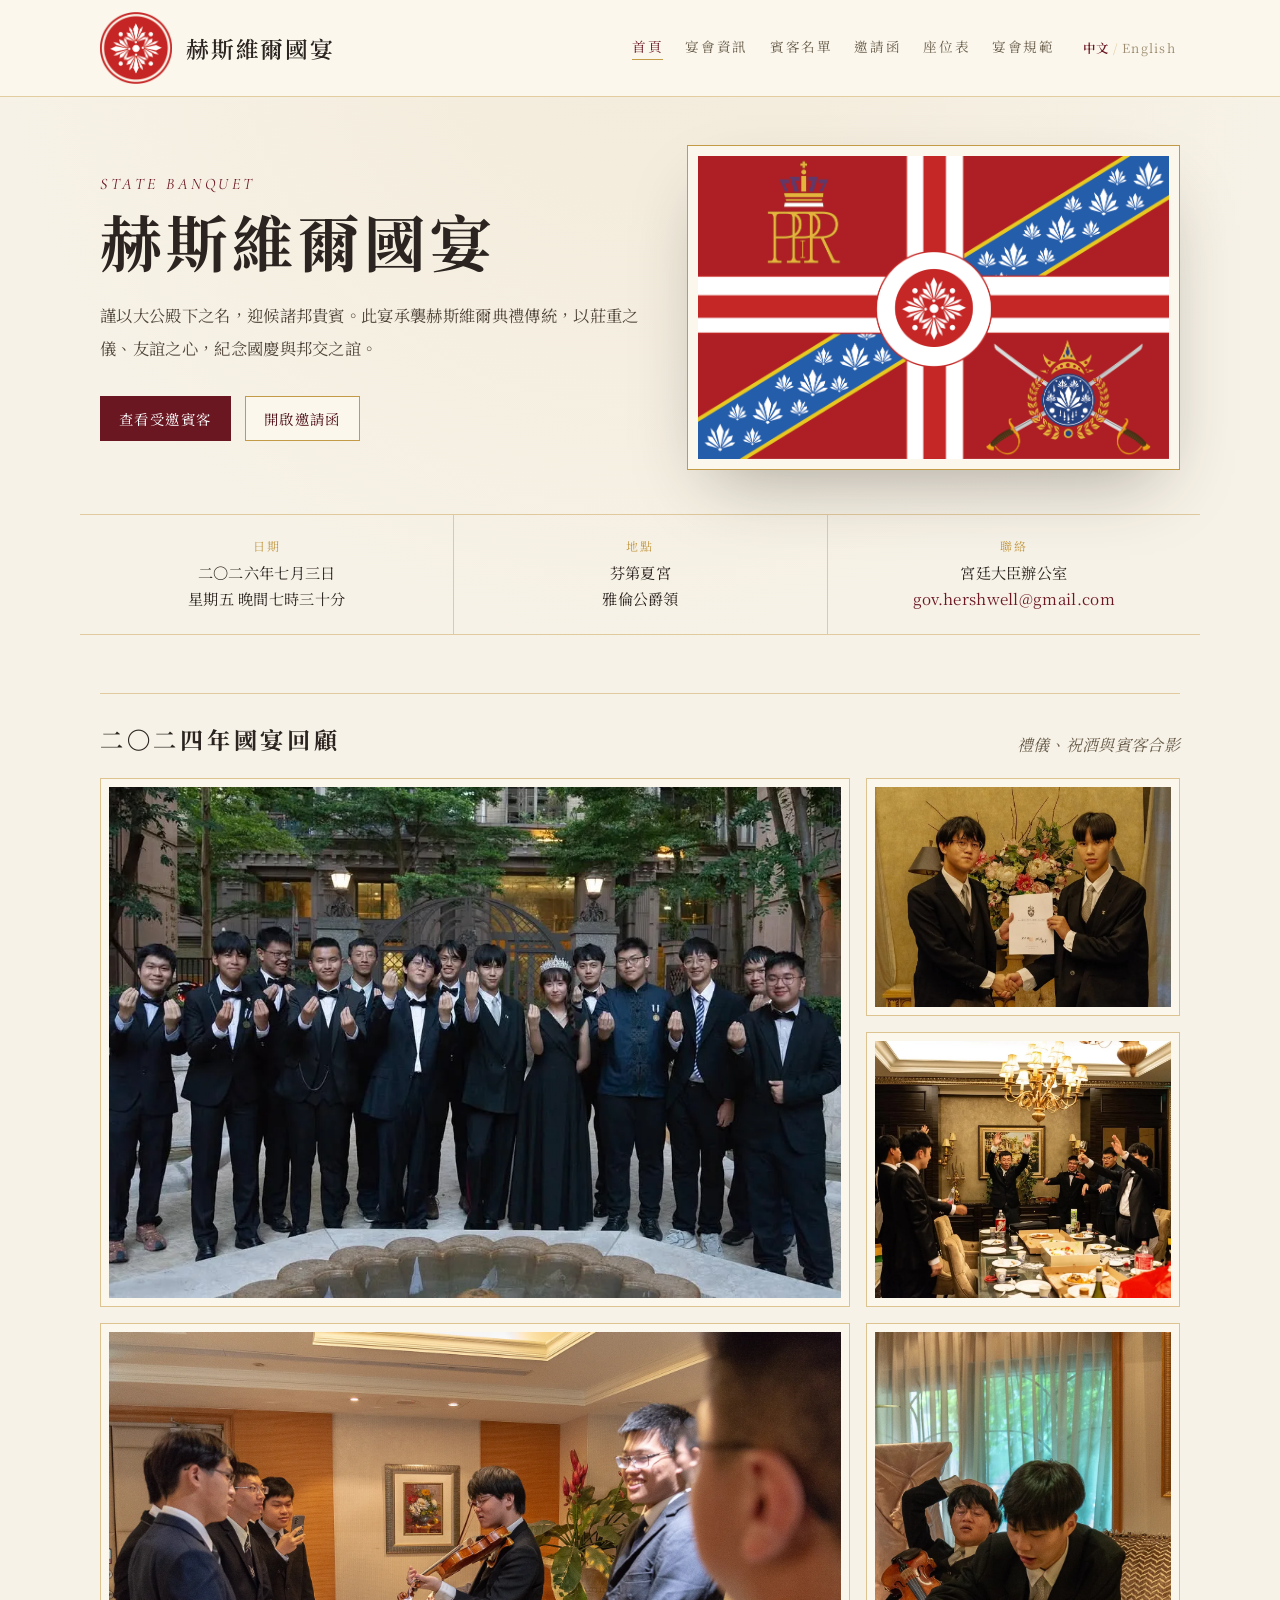
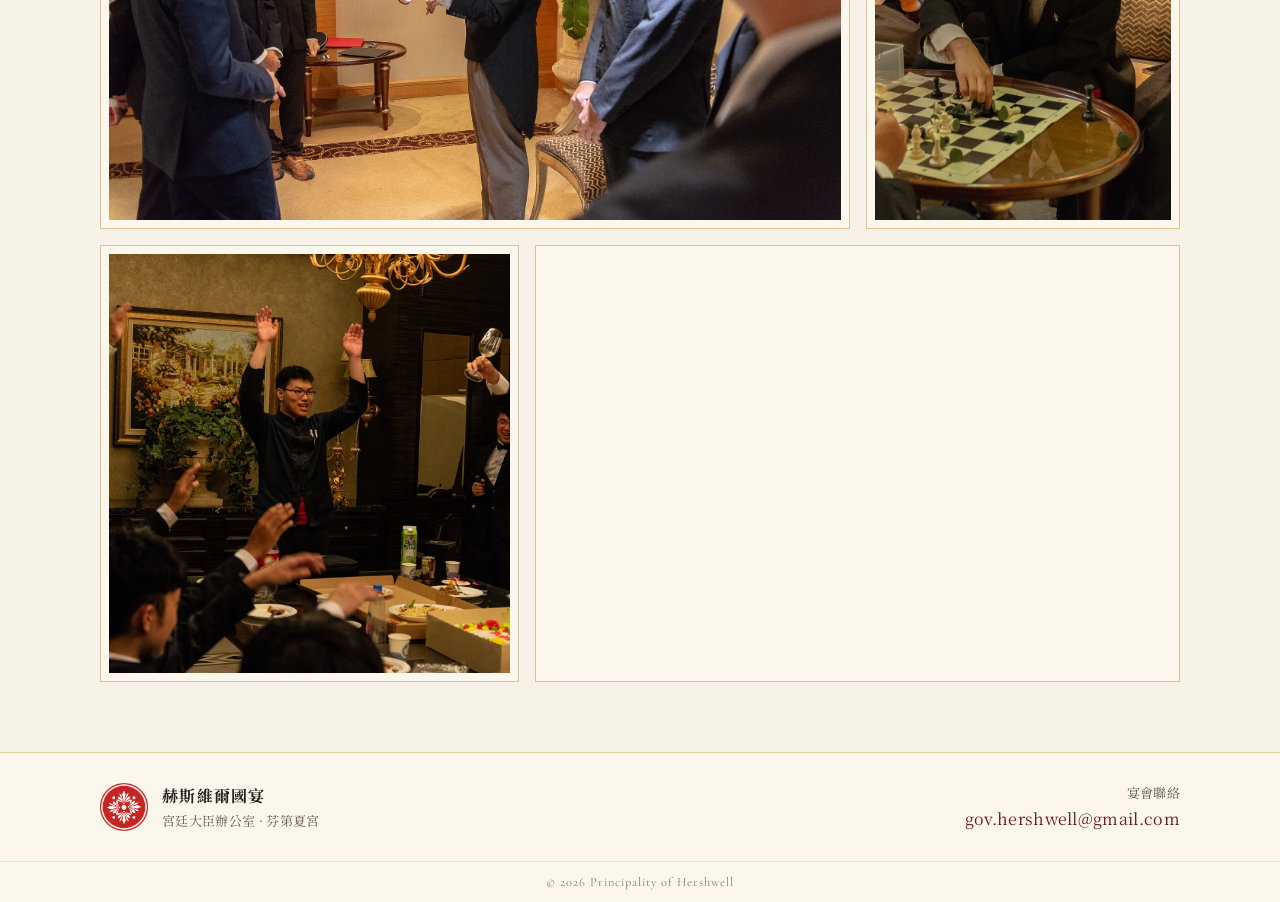
<file: index.html>
<!DOCTYPE html>
<html lang="zh-Hant">
<head>
<meta charset="UTF-8">
<meta name="viewport" content="width=device-width, initial-scale=1.0">
<title>赫斯維爾國宴 | 首頁</title>
<meta name="description" content="赫斯維爾國宴官方網站，提供邀請函、受邀賓客、宴會規範與典禮資訊。">
<meta name="theme-color" content="#6B1722">
<meta property="og:type" content="website">
<meta property="og:title" content="赫斯維爾國宴">
<meta property="og:description" content="於芬第夏宮舉行之赫斯維爾國宴官方資訊。">
<meta property="og:url" content="https://paulaustinwang.github.io/state-banquet/">
<meta property="og:image" content="https://paulaustinwang.github.io/state-banquet/assets/royal-flag.png">
<link rel="canonical" href="https://paulaustinwang.github.io/state-banquet/">
<link rel="icon" type="image/png" href="assets/state-banquet-nav.png">
<link rel="apple-touch-icon" href="assets/state-banquet-nav.png">
<link rel="preconnect" href="https://fonts.googleapis.com">
<link rel="preconnect" href="https://fonts.gstatic.com" crossorigin>
<link href="https://fonts.googleapis.com/css2?family=Noto+Serif+TC:wght@300;400;500;600;700&family=Cormorant+Garamond:ital,wght@0,400;0,500;0,600;1,500&display=swap" rel="stylesheet">
<link rel="stylesheet" href="assets/css/style.css">
<script defer src="assets/js/site.js?v=20260703"></script>
</head>
<body>
<div class="bg-texture"></div>
<header id="site-nav" data-active="home"></header>

<main>
  <section class="hero">
    <div class="hero-copy">
      <p class="eyebrow">State Banquet</p>
      <h1 class="i18n" data-zh="赫斯維爾國宴" data-en="State Banquet of Hershwell">赫斯維爾國宴</h1>
      <p class="hero-text i18n" data-zh="謹以大公殿下之名，迎候諸邦貴賓。此宴承襲赫斯維爾典禮傳統，以莊重之儀、友誼之心，紀念國慶與邦交之誼。" data-en="In the name of His Serene Highness the Prince of Hershwell, honoured guests are received in ceremony and friendship, marking the National Day of Hershwell and the bonds among realms.">謹以大公殿下之名，迎候諸邦貴賓。此宴承襲赫斯維爾典禮傳統，以莊重之儀、友誼之心，紀念國慶與邦交之誼。</p>
      <div class="hero-actions">
        <a class="royal-link primary i18n" href="guest-list.html" data-zh="查看受邀賓客" data-en="View Guests">查看受邀賓客</a>
        <a class="royal-link i18n" href="state-banquet.html" data-zh="開啟邀請函" data-en="Open Invitation">開啟邀請函</a>
      </div>
    </div>
    <div class="flag-frame">
      <img src="assets/royal-flag.png" alt="赫斯維爾皇家旗" fetchpriority="high" decoding="async">
    </div>
  </section>

  <section class="event-details" aria-label="宴會資訊">
    <div class="event-detail">
      <span class="event-label i18n" data-zh="日期" data-en="Date">日期</span>
      <span class="event-value i18n" data-zh="二〇二六年七月三日<br>星期五 晚間七時三十分" data-en="Friday, 3 July 2026<br>7:30 p.m.">二〇二六年七月三日<br>星期五 晚間七時三十分</span>
    </div>
    <div class="event-detail">
      <span class="event-label i18n" data-zh="地點" data-en="Venue">地點</span>
      <span class="event-value i18n" data-zh="芬第夏宮<br>雅倫公爵領" data-en="Findeshia Palace<br>Duchy of Jallon">芬第夏宮<br>雅倫公爵領</span>
    </div>
    <div class="event-detail">
      <span class="event-label i18n" data-zh="聯絡" data-en="Contact">聯絡</span>
      <span class="event-value"><span class="i18n" data-zh="宮廷大臣辦公室" data-en="Office of the Grand Chamberlain">宮廷大臣辦公室</span><br><a href="mailto:gov.hershwell@gmail.com">gov.hershwell@gmail.com</a></span>
    </div>
  </section>

  <section class="section">
    <div class="section-head">
      <h2 class="section-title i18n" data-zh="二〇二四年國宴回顧" data-en="Scenes from the 2024 State Banquet">二〇二四年國宴回顧</h2>
      <p class="section-note i18n" data-zh="禮儀、祝酒與賓客合影" data-en="Ceremony, toast, and honoured company">禮儀、祝酒與賓客合影</p>
    </div>
    <div class="photo-grid">
      <div class="photo-tile featured-photo"><button class="photo-button" type="button"><img src="assets/banquet-2025-group.webp" width="1080" height="722" alt="去年國宴賓客合影" loading="lazy" decoding="async"></button></div>
      <div class="photo-tile"><button class="photo-button" type="button"><img src="assets/banquet-2025-certificate.webp" width="1080" height="722" alt="去年國宴授函儀式" loading="lazy" decoding="async"></button></div>
      <div class="photo-tile"><button class="photo-button" type="button"><img src="assets/banquet-2025-toast.webp" width="1080" height="938" alt="去年國宴祝酒時刻" loading="lazy" decoding="async"></button></div>
      <div class="photo-tile wide"><button class="photo-button" type="button"><img src="assets/banquet-2025-violin.webp" width="1920" height="1282" alt="去年國宴小提琴演奏" loading="lazy" decoding="async"></button></div>
      <div class="photo-tile"><button class="photo-button" type="button"><img src="assets/banquet-2025-chess.webp" width="1920" height="1282" alt="去年國宴棋局時刻" loading="lazy" decoding="async"></button></div>
      <div class="photo-tile"><button class="photo-button" type="button"><img src="assets/banquet-2025-celebration.webp" width="1920" height="1282" alt="去年國宴歡慶時刻" loading="lazy" decoding="async"></button></div>
      <div class="photo-tile wide"><button class="photo-button" type="button"><img src="assets/banquet-2025-reception.webp" width="1920" height="1282" alt="去年國宴宴會時刻" loading="lazy" decoding="async"></button></div>
    </div>
  </section>
</main>
<footer class="site-footer" id="site-footer"></footer>

<div class="lightbox" id="photo-lightbox" aria-hidden="true" role="dialog" aria-modal="true" aria-label="照片預覽">
  <div class="lightbox-panel">
    <button class="lightbox-close" type="button" aria-label="關閉">×</button>
    <img id="lightbox-image" alt="">
  </div>
</div>
</body>
</html>
</file>
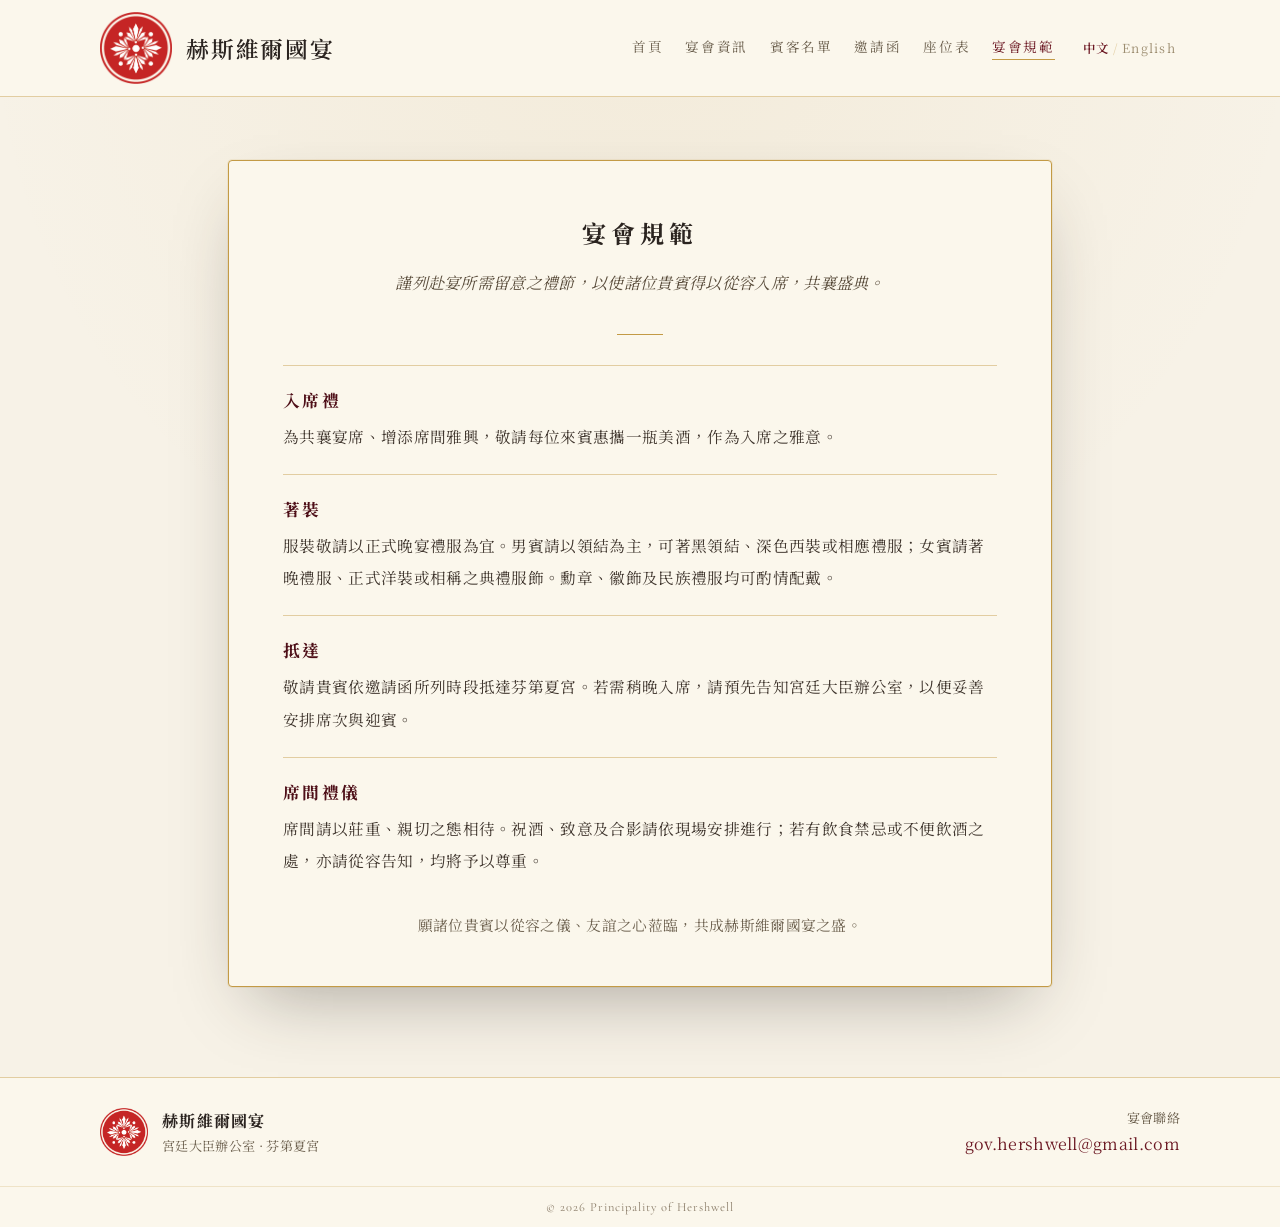
<file: banquet-guidelines.html>
<!DOCTYPE html>
<html lang="zh-Hant">
<head>
<meta charset="UTF-8">
<meta name="viewport" content="width=device-width, initial-scale=1.0">
<title>赫斯維爾國宴 | 宴會規範</title>
<meta name="description" content="赫斯維爾國宴入席禮、著裝、抵達與席間禮儀。">
<meta name="theme-color" content="#6B1722">
<meta property="og:type" content="website">
<meta property="og:title" content="赫斯維爾國宴宴會規範">
<meta property="og:description" content="赴宴所需留意之入席禮、著裝、抵達與席間禮節。">
<meta property="og:url" content="https://paulaustinwang.github.io/state-banquet/banquet-guidelines.html">
<meta property="og:image" content="https://paulaustinwang.github.io/state-banquet/assets/royal-flag.png">
<link rel="canonical" href="https://paulaustinwang.github.io/state-banquet/banquet-guidelines.html">
<link rel="icon" type="image/png" href="assets/state-banquet-nav.png">
<link rel="apple-touch-icon" href="assets/state-banquet-nav.png">
<link rel="preconnect" href="https://fonts.googleapis.com">
<link rel="preconnect" href="https://fonts.gstatic.com" crossorigin>
<link href="https://fonts.googleapis.com/css2?family=Noto+Serif+TC:wght@300;400;500;600;700&family=Cormorant+Garamond:ital,wght@0,400;0,500;0,600;1,500&display=swap" rel="stylesheet">
<link rel="stylesheet" href="assets/css/style.css">
<script defer src="assets/js/site.js?v=20260703"></script>
</head>
<body>
<div class="bg-texture"></div>
<header id="site-nav" data-active="guidelines"></header>

<main class="guidelines-wrap">
  <section class="guidelines-card fade-up">
    <h1 class="page-title i18n" data-zh="宴會規範" data-en="Banquet Guidelines">宴會規範</h1>
    <p class="page-subtitle i18n" data-zh="謹列赴宴所需留意之禮節，以使諸位貴賓得以從容入席，共襄盛典。" data-en="The following courtesies are offered so that honoured guests may enter the evening with ease, grace, and due ceremony.">謹列赴宴所需留意之禮節，以使諸位貴賓得以從容入席，共襄盛典。</p>
    <div class="title-rule"></div>

    <div class="guideline-list">
      <section class="guideline-item">
        <h2 class="i18n" data-zh="入席禮" data-en="A Courtesy for the Table">入席禮</h2>
        <p class="i18n" data-zh="為共襄宴席、增添席間雅興，敬請每位來賓惠攜一瓶美酒，作為入席之雅意。" data-en="In the spirit of shared hospitality, each guest is respectfully invited to bring a bottle of wine as a courtesy for the banquet table.">為共襄宴席、增添席間雅興，敬請每位來賓惠攜一瓶美酒，作為入席之雅意。</p>
      </section>
      <section class="guideline-item">
        <h2 class="i18n" data-zh="著裝" data-en="Dress">著裝</h2>
        <p class="i18n" data-zh="服裝敬請以正式晚宴禮服為宜。男賓請以領結為主，可著黑領結、深色西裝或相應禮服；女賓請著晚禮服、正式洋裝或相稱之典禮服飾。勳章、徽飾及民族禮服均可酌情配戴。" data-en="Formal evening attire is requested. Gentlemen are encouraged to wear a bow tie with black tie, a dark suit, or equivalent formal dress. Ladies may wear evening gowns, formal dresses, or appropriate ceremonial attire. Decorations, insignia, and national dress are welcome where suitable.">服裝敬請以正式晚宴禮服為宜。男賓請以領結為主，可著黑領結、深色西裝或相應禮服；女賓請著晚禮服、正式洋裝或相稱之典禮服飾。勳章、徽飾及民族禮服均可酌情配戴。</p>
      </section>
      <section class="guideline-item">
        <h2 class="i18n" data-zh="抵達" data-en="Arrival">抵達</h2>
        <p class="i18n" data-zh="敬請貴賓依邀請函所列時段抵達芬第夏宮。若需稍晚入席，請預先告知宮廷大臣辦公室，以便妥善安排席次與迎賓。" data-en="Guests are kindly asked to arrive within the time stated on the invitation. Should a later arrival be necessary, prior notice to the Office of the Grand Chamberlain would be appreciated.">敬請貴賓依邀請函所列時段抵達芬第夏宮。若需稍晚入席，請預先告知宮廷大臣辦公室，以便妥善安排席次與迎賓。</p>
      </section>
      <section class="guideline-item">
        <h2 class="i18n" data-zh="席間禮儀" data-en="Table Courtesy">席間禮儀</h2>
        <p class="i18n" data-zh="席間請以莊重、親切之態相待。祝酒、致意及合影請依現場安排進行；若有飲食禁忌或不便飲酒之處，亦請從容告知，均將予以尊重。" data-en="Guests are asked to observe a manner both dignified and cordial. Toasts, greetings, and photographs will follow the order of the evening. Dietary restrictions or abstention from alcohol may be noted freely and will be respected.">席間請以莊重、親切之態相待。祝酒、致意及合影請依現場安排進行；若有飲食禁忌或不便飲酒之處，亦請從容告知，均將予以尊重。</p>
      </section>
    </div>

    <p class="closing-note i18n" data-zh="願諸位貴賓以從容之儀、友誼之心蒞臨，共成赫斯維爾國宴之盛。" data-en="May all honoured guests arrive in grace and friendship, and together bring splendour to the State Banquet of Hershwell.">願諸位貴賓以從容之儀、友誼之心蒞臨，共成赫斯維爾國宴之盛。</p>
  </section>
</main>
<footer class="site-footer" id="site-footer"></footer>
</body>
</html>
</file>
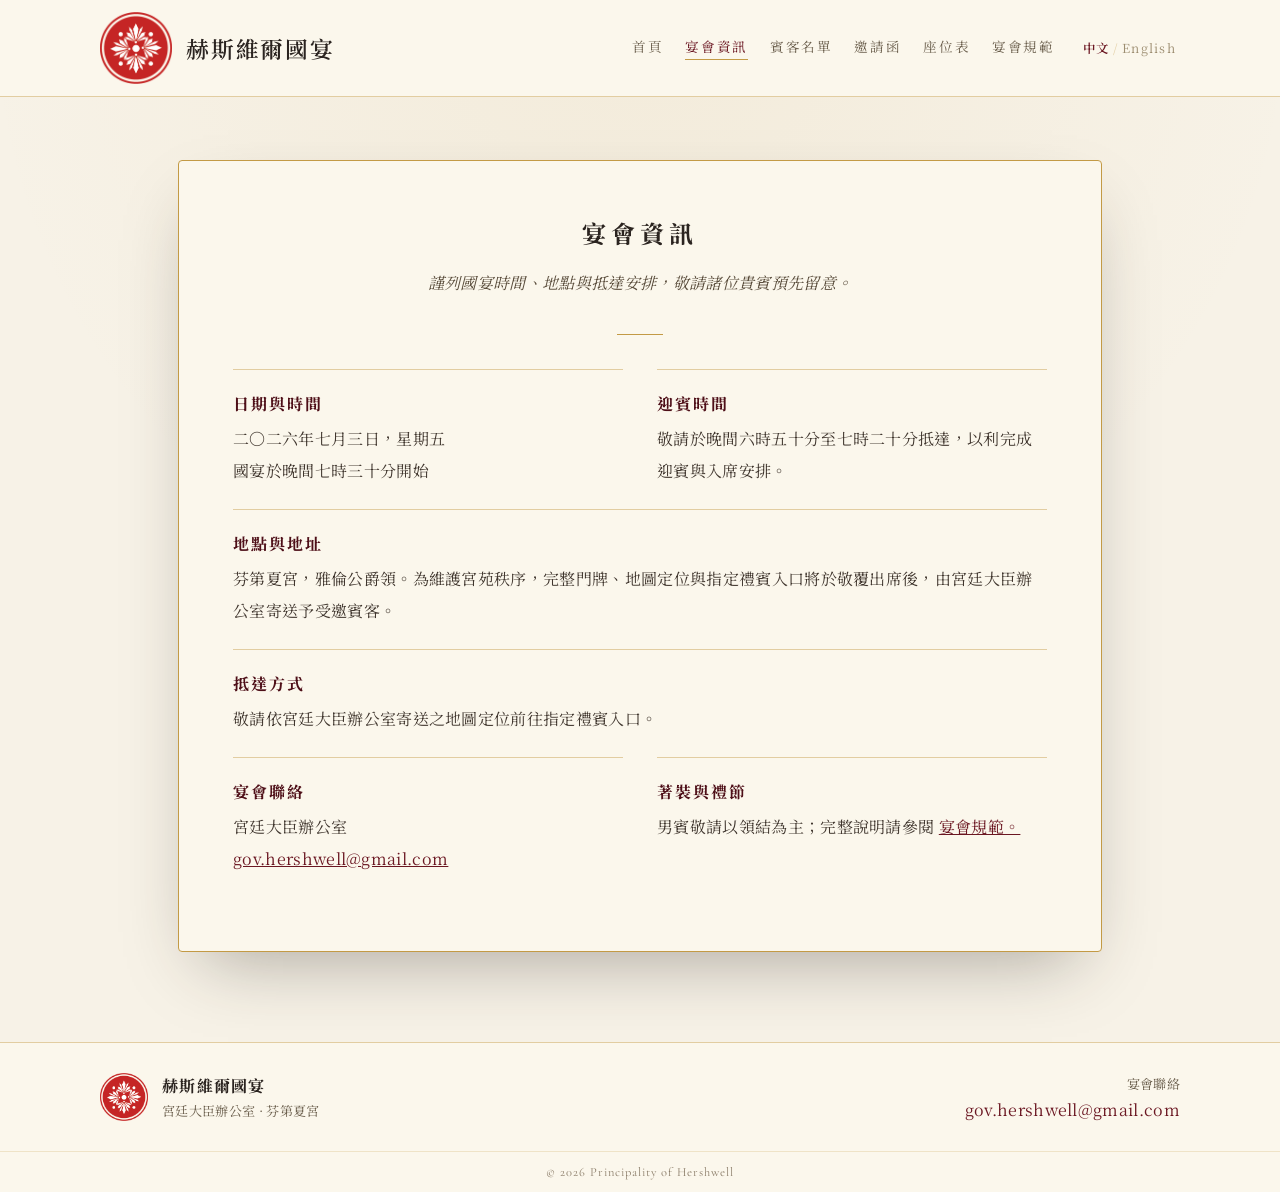
<file: banquet-information.html>
<!DOCTYPE html>
<html lang="zh-Hant">
<head>
<meta charset="UTF-8">
<meta name="viewport" content="width=device-width, initial-scale=1.0">
<title>赫斯維爾國宴 | 宴會資訊</title>
<meta name="description" content="赫斯維爾國宴日期、時間、地點、抵達方式與聯絡資訊。">
<meta name="theme-color" content="#6B1722">
<meta property="og:type" content="website">
<meta property="og:title" content="赫斯維爾國宴宴會資訊">
<meta property="og:description" content="芬第夏宮宴會時間、抵達方式與聯絡資訊。">
<meta property="og:url" content="https://paulaustinwang.github.io/state-banquet/banquet-information.html">
<meta property="og:image" content="https://paulaustinwang.github.io/state-banquet/assets/royal-flag.png">
<link rel="canonical" href="https://paulaustinwang.github.io/state-banquet/banquet-information.html">
<link rel="icon" type="image/png" href="assets/state-banquet-nav.png">
<link rel="apple-touch-icon" href="assets/state-banquet-nav.png">
<link rel="preconnect" href="https://fonts.googleapis.com">
<link rel="preconnect" href="https://fonts.gstatic.com" crossorigin>
<link href="https://fonts.googleapis.com/css2?family=Noto+Serif+TC:wght@300;400;500;600;700&family=Cormorant+Garamond:ital,wght@0,400;0,500;0,600;1,500&display=swap" rel="stylesheet">
<link rel="stylesheet" href="assets/css/style.css">
<script defer src="assets/js/site.js?v=20260703"></script>
</head>
<body>
<div class="bg-texture"></div>
<header id="site-nav" data-active="information"></header>

<main class="information-wrap">
  <section class="information-card fade-up">
    <h1 class="page-title i18n" data-zh="宴會資訊" data-en="Banquet Information">宴會資訊</h1>
    <p class="page-subtitle i18n" data-zh="謹列國宴時間、地點與抵達安排，敬請諸位貴賓預先留意。" data-en="The essential time, venue, and arrival arrangements are presented for the convenience of honoured guests.">謹列國宴時間、地點與抵達安排，敬請諸位貴賓預先留意。</p>
    <div class="title-rule"></div>

    <div class="information-grid">
      <section class="information-item">
        <h2 class="i18n" data-zh="日期與時間" data-en="Date and Time">日期與時間</h2>
        <p class="i18n" data-zh="二〇二六年七月三日，星期五<br>國宴於晚間七時三十分開始" data-en="Friday, 3 July 2026<br>The State Banquet commences at 7:30 p.m.">二〇二六年七月三日，星期五<br>國宴於晚間七時三十分開始</p>
      </section>
      <section class="information-item">
        <h2 class="i18n" data-zh="迎賓時間" data-en="Reception Time">迎賓時間</h2>
        <p class="i18n" data-zh="敬請於晚間六時五十分至七時二十分抵達，以利完成迎賓與入席安排。" data-en="Guests are asked to arrive between 6:50 and 7:20 p.m. for reception and seating.">敬請於晚間六時五十分至七時二十分抵達，以利完成迎賓與入席安排。</p>
      </section>
      <section class="information-item full">
        <h2 class="i18n" data-zh="地點與地址" data-en="Venue and Address">地點與地址</h2>
        <p class="i18n" data-zh="芬第夏宮，雅倫公爵領。為維護宮苑秩序，完整門牌、地圖定位與指定禮賓入口將於敬覆出席後，由宮廷大臣辦公室寄送予受邀賓客。" data-en="Findeshia Palace, Duchy of Jallon. To preserve the order of the palace grounds, the full street address, map location, and designated ceremonial entrance will be sent to invited guests by the Office of the Grand Chamberlain following confirmation of attendance.">芬第夏宮，雅倫公爵領。為維護宮苑秩序，完整門牌、地圖定位與指定禮賓入口將於敬覆出席後，由宮廷大臣辦公室寄送予受邀賓客。</p>
      </section>
      <section class="information-item full">
        <h2 class="i18n" data-zh="抵達方式" data-en="Arrival Directions">抵達方式</h2>
        <p class="i18n" data-zh="敬請依宮廷大臣辦公室寄送之地圖定位前往指定禮賓入口。" data-en="Please follow the map location supplied by the Office of the Grand Chamberlain and proceed to the designated ceremonial entrance.">敬請依宮廷大臣辦公室寄送之地圖定位前往指定禮賓入口。</p>
      </section>
      <section class="information-item">
        <h2 class="i18n" data-zh="宴會聯絡" data-en="Banquet Enquiries">宴會聯絡</h2>
        <p><span class="i18n" data-zh="宮廷大臣辦公室" data-en="Office of the Grand Chamberlain">宮廷大臣辦公室</span><br><a href="mailto:gov.hershwell@gmail.com">gov.hershwell@gmail.com</a></p>
      </section>
      <section class="information-item">
        <h2 class="i18n" data-zh="著裝與禮節" data-en="Dress and Courtesy">著裝與禮節</h2>
        <p><span class="i18n" data-zh="男賓敬請以領結為主；完整說明請參閱" data-en="Gentlemen are encouraged to wear a bow tie. Please consult the">男賓敬請以領結為主；完整說明請參閱</span> <a class="i18n" href="banquet-guidelines.html" data-zh="宴會規範。" data-en="Banquet Guidelines.">宴會規範。</a></p>
      </section>
    </div>
  </section>
</main>

<footer class="site-footer" id="site-footer"></footer>
</body>
</html>
</file>
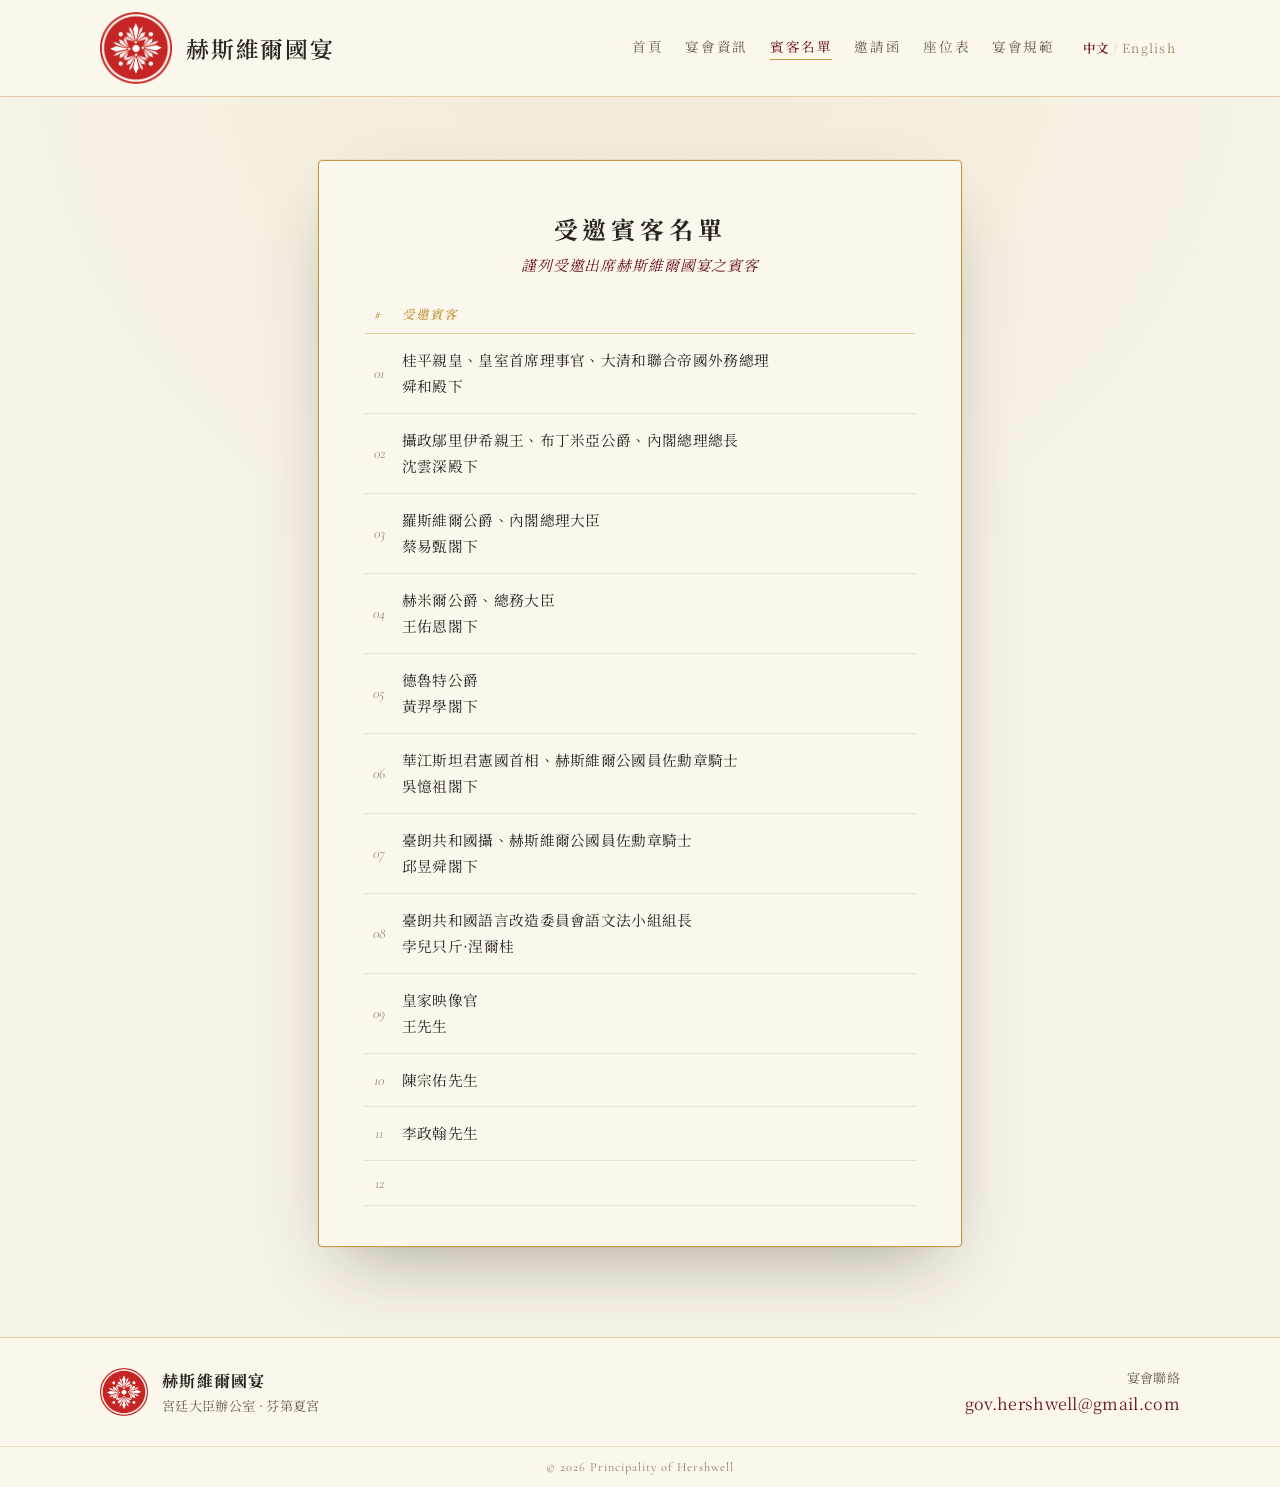
<file: guest-list.html>
<!DOCTYPE html>
<html lang="zh-Hant">
<head>
<meta charset="UTF-8">
<meta name="viewport" content="width=device-width, initial-scale=1.0">
<title>赫斯維爾國宴 | 受邀賓客名單</title>
<meta name="description" content="赫斯維爾國宴受邀賓客名單與專屬邀請函入口。">
<meta name="theme-color" content="#6B1722">
<meta property="og:type" content="website">
<meta property="og:title" content="赫斯維爾國宴受邀賓客名單">
<meta property="og:description" content="查看赫斯維爾國宴受邀賓客與專屬邀請函。">
<meta property="og:url" content="https://paulaustinwang.github.io/state-banquet/guest-list.html">
<meta property="og:image" content="https://paulaustinwang.github.io/state-banquet/assets/royal-flag.png">
<link rel="canonical" href="https://paulaustinwang.github.io/state-banquet/guest-list.html">
<link rel="icon" type="image/png" href="assets/state-banquet-nav.png">
<link rel="apple-touch-icon" href="assets/state-banquet-nav.png">
<link rel="preconnect" href="https://fonts.googleapis.com">
<link rel="preconnect" href="https://fonts.gstatic.com" crossorigin>
<link href="https://fonts.googleapis.com/css2?family=Noto+Serif+TC:wght@300;400;500;600;700&family=Cormorant+Garamond:ital,wght@0,400;0,500;0,600;1,500&display=swap" rel="stylesheet">
<link rel="stylesheet" href="assets/css/style.css">
<script defer src="assets/js/guests.js?v=20260703-2"></script>
<script defer src="assets/js/site.js?v=20260703"></script>
<script defer src="assets/js/guest-list.js"></script>
</head>
<body>
<div class="bg-texture"></div>
<header id="site-nav" data-active="guests"></header>

<main class="guestlist-section">
  <section class="guestlist-card fade-up">
    <h1 class="guestlist-title i18n" data-zh="受邀賓客名單" data-en="List of Invited Guests">受邀賓客名單</h1>
    <p class="guestlist-sub i18n" data-zh="謹列受邀出席赫斯維爾國宴之賓客" data-en="The following guests are cordially invited">謹列受邀出席赫斯維爾國宴之賓客</p>
    <table class="guest-table">
      <thead>
        <tr>
          <th class="num">#</th>
          <th class="guest-entry i18n" data-zh="受邀賓客" data-en="Invited Guest">受邀賓客</th>
        </tr>
      </thead>
      <tbody id="guest-list-body"></tbody>
    </table>
  </section>
</main>
<footer class="site-footer" id="site-footer"></footer>
</body>
</html>
</file>
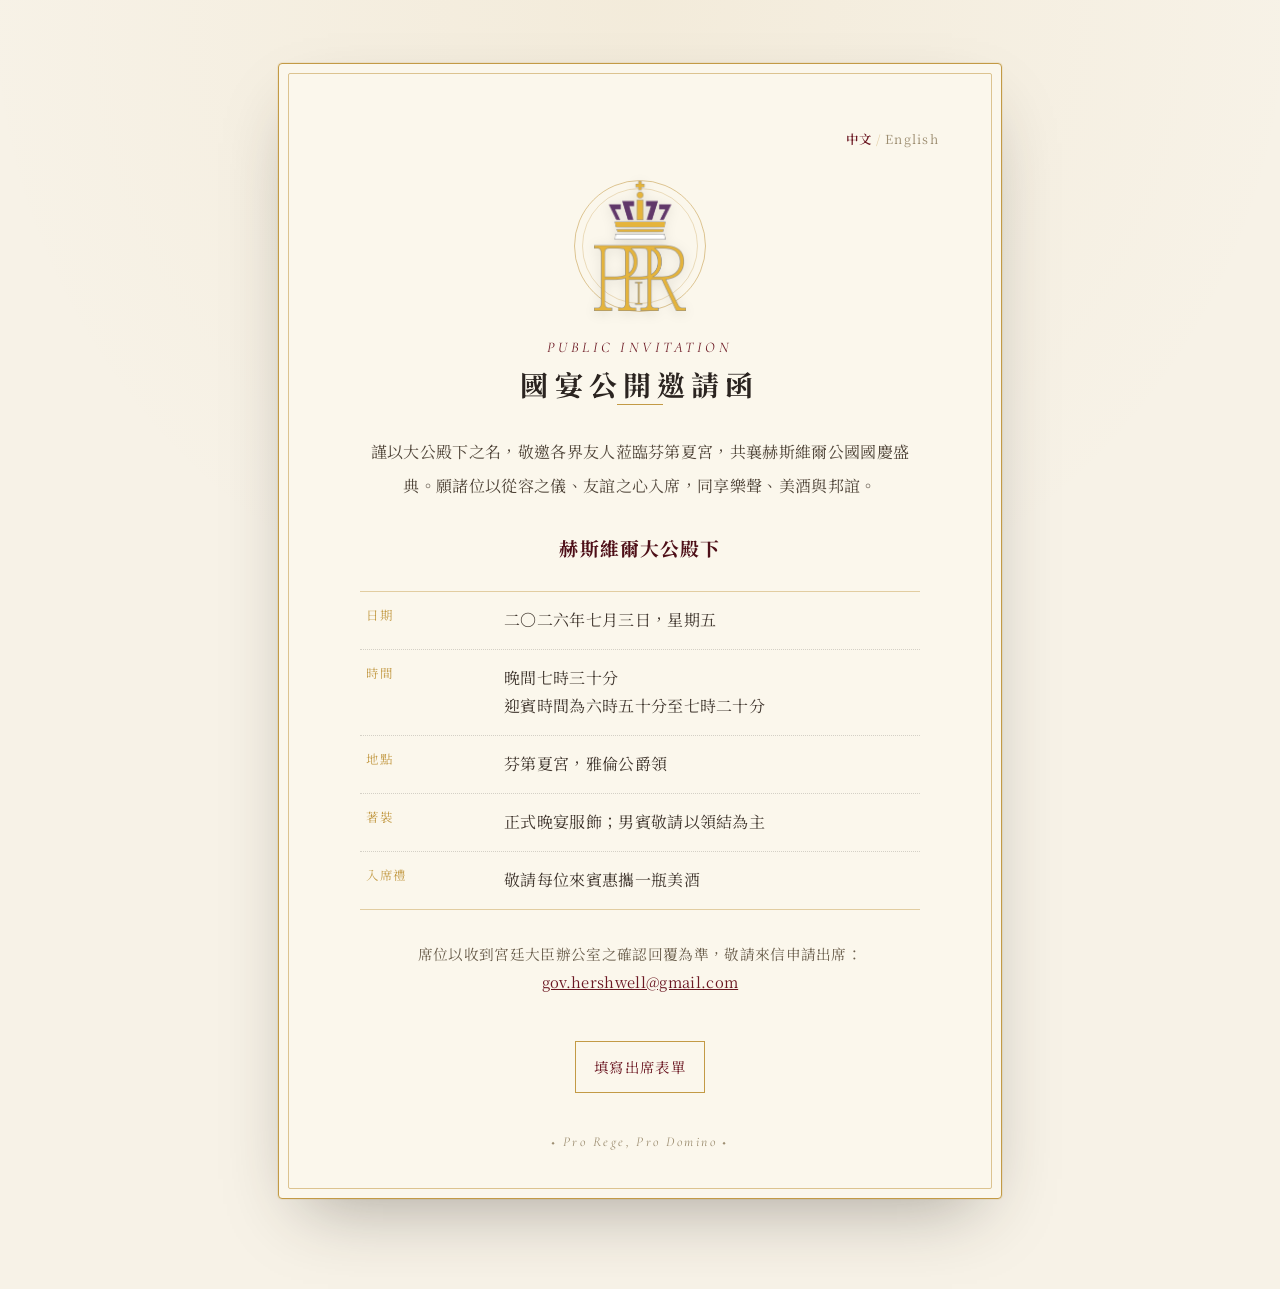
<file: public-invitation.html>
<!DOCTYPE html>
<html lang="zh-Hant">
<head>
<meta charset="UTF-8">
<meta name="viewport" content="width=device-width, initial-scale=1.0">
<title>赫斯維爾國宴 | 公開邀請函</title>
<meta name="description" content="赫斯維爾國宴公開邀請函，敬邀各界友人共襄盛典。">
<meta name="theme-color" content="#6B1722">
<meta property="og:type" content="website">
<meta property="og:title" content="赫斯維爾國宴公開邀請函">
<meta property="og:description" content="謹以大公殿下之名，敬邀各界友人共襄赫斯維爾國宴。">
<meta property="og:url" content="https://paulaustinwang.github.io/state-banquet/public-invitation.html">
<meta property="og:image" content="https://paulaustinwang.github.io/state-banquet/assets/royal-flag.png">
<link rel="canonical" href="https://paulaustinwang.github.io/state-banquet/public-invitation.html">
<link rel="icon" type="image/png" href="assets/state-banquet-nav.png">
<link rel="apple-touch-icon" href="assets/state-banquet-nav.png">
<link rel="preconnect" href="https://fonts.googleapis.com">
<link rel="preconnect" href="https://fonts.gstatic.com" crossorigin>
<link href="https://fonts.googleapis.com/css2?family=Noto+Serif+TC:wght@300;400;500;600;700&family=Cormorant+Garamond:ital,wght@0,400;0,500;0,600;1,500&display=swap" rel="stylesheet">
<link rel="stylesheet" href="assets/css/style.css">
</head>
<body>
<div class="bg-texture"></div>

<main class="public-invitation-wrap">
  <article class="public-invitation fade-up">
    <div class="public-invitation-inner">
      <div class="lang-switch standalone-language" aria-label="語言切換">
        <button type="button" class="lang-btn active" data-lang="zh">中文</button>
        <span class="lang-sep">/</span>
        <button type="button" class="lang-btn" data-lang="en">English</button>
      </div>
      <div class="crest-medallion">
        <img src="assets/state-banquet-crest.png" alt="赫斯維爾國宴徽章" class="crest-img">
      </div>
      <p class="public-kicker">Public Invitation</p>
      <h1 class="public-title i18n" data-zh="國宴公開邀請函" data-en="Public Invitation to the State Banquet">國宴公開邀請函</h1>
      <div class="title-rule"></div>

      <p class="public-copy i18n" data-zh="謹以大公殿下之名，敬邀各界友人蒞臨芬第夏宮，共襄赫斯維爾公國國慶盛典。願諸位以從容之儀、友誼之心入席，同享樂聲、美酒與邦誼。" data-en="In the name of His Serene Highness the Prince of Hershwell, friends from every community are respectfully invited to Findeshia Palace to share in the celebration of the National Day of the Principality of Hershwell. May the evening be marked by grace, friendship, music, and fellowship.">謹以大公殿下之名，敬邀各界友人蒞臨芬第夏宮，共襄赫斯維爾公國國慶盛典。願諸位以從容之儀、友誼之心入席，同享樂聲、美酒與邦誼。</p>

      <span class="public-host i18n" data-zh="赫斯維爾大公殿下" data-en="His Serene Highness the Prince of Hershwell">赫斯維爾大公殿下</span>

      <div class="public-details">
        <div class="public-detail">
          <span class="public-detail-label i18n" data-zh="日期" data-en="Date">日期</span>
          <span class="public-detail-value i18n" data-zh="二〇二六年七月三日，星期五" data-en="Friday, 3 July 2026">二〇二六年七月三日，星期五</span>
        </div>
        <div class="public-detail">
          <span class="public-detail-label i18n" data-zh="時間" data-en="Time">時間</span>
          <span class="public-detail-value i18n" data-zh="晚間七時三十分<br>迎賓時間為六時五十分至七時二十分" data-en="7:30 p.m.<br>Reception from 6:50 to 7:20 p.m.">晚間七時三十分<br>迎賓時間為六時五十分至七時二十分</span>
        </div>
        <div class="public-detail">
          <span class="public-detail-label i18n" data-zh="地點" data-en="Venue">地點</span>
          <span class="public-detail-value i18n" data-zh="芬第夏宮，雅倫公爵領" data-en="Findeshia Palace, Duchy of Jallon">芬第夏宮，雅倫公爵領</span>
        </div>
        <div class="public-detail">
          <span class="public-detail-label i18n" data-zh="著裝" data-en="Dress">著裝</span>
          <span class="public-detail-value i18n" data-zh="正式晚宴服飾；男賓敬請以領結為主" data-en="Formal evening attire; gentlemen are encouraged to wear a bow tie.">正式晚宴服飾；男賓敬請以領結為主</span>
        </div>
        <div class="public-detail">
          <span class="public-detail-label i18n" data-zh="入席禮" data-en="Courtesy">入席禮</span>
          <span class="public-detail-value i18n" data-zh="敬請每位來賓惠攜一瓶美酒" data-en="Each guest is respectfully invited to bring a bottle of wine.">敬請每位來賓惠攜一瓶美酒</span>
        </div>
      </div>

      <p class="public-rsvp">
        <span class="i18n" data-zh="席位以收到宮廷大臣辦公室之確認回覆為準，敬請來信申請出席：" data-en="Attendance is subject to confirmation by the Office of the Grand Chamberlain. Kindly request a place by email:">席位以收到宮廷大臣辦公室之確認回覆為準，敬請來信申請出席：</span><br>
        <a href="mailto:gov.hershwell@gmail.com">gov.hershwell@gmail.com</a><br><br>
        <a class="royal-link i18n" href="https://docs.google.com/forms/d/e/1FAIpQLSdaR75QaQOt2Mf1jCXOvWpeLF5CyRxMSWJ-QLIsqD2ls3KXTg/viewform?hl=zh-tw" target="_blank" rel="noopener noreferrer" data-zh="填寫出席表單" data-en="Attendance Form">填寫出席表單</a>
      </p>
      <div class="footer-seal">◆ Pro Rege, Pro Domino ◆</div>
    </div>
  </article>
</main>
<script>
(function(){
  function applyLanguage(lang){
    document.documentElement.lang=lang==='zh'?'zh-Hant':'en';
    document.querySelectorAll('.lang-btn').forEach(function(button){
      button.classList.toggle('active',button.dataset.lang===lang);
    });
    document.querySelectorAll('.i18n').forEach(function(element){
      var text=element.getAttribute('data-'+lang);
      if(text!==null){element.innerHTML=text;}
    });
  }
  document.addEventListener('click',function(event){
    var button=event.target.closest('.lang-btn');
    if(!button){return;}
    localStorage.setItem('publicInvitationLang',button.dataset.lang);
    applyLanguage(button.dataset.lang);
  });
  applyLanguage(localStorage.getItem('publicInvitationLang')||'zh');
  requestAnimationFrame(function(){document.querySelector('.fade-up').classList.add('show');});
})();
</script>
</body>
</html>
</file>
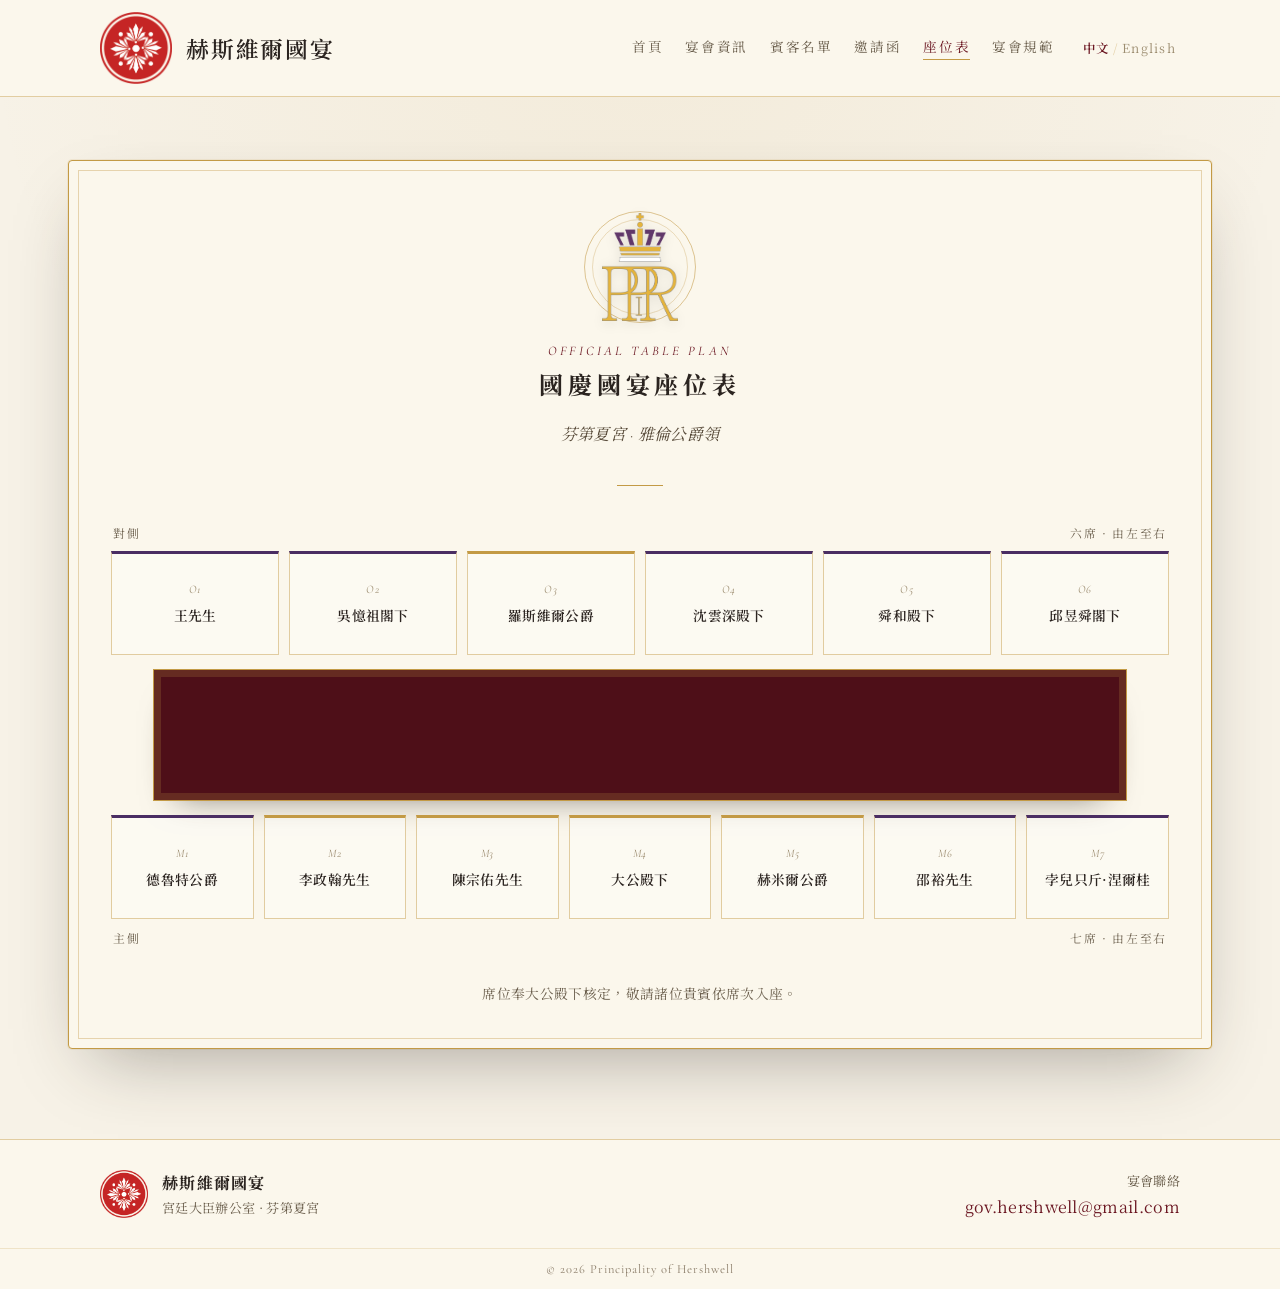
<file: seating-plan.html>
<!DOCTYPE html>
<html lang="zh-Hant">
<head>
<meta charset="UTF-8">
<meta name="viewport" content="width=device-width, initial-scale=1.0">
<title>赫斯維爾國宴 | 座位表</title>
<meta name="description" content="赫斯維爾國慶國宴正式座位表。">
<meta name="theme-color" content="#6B1722">
<meta property="og:type" content="website">
<meta property="og:title" content="赫斯維爾國宴座位表">
<meta property="og:description" content="芬第夏宮國慶國宴正式長桌席次。">
<meta property="og:url" content="https://paulaustinwang.github.io/state-banquet/seating-plan.html">
<meta property="og:image" content="https://paulaustinwang.github.io/state-banquet/assets/state-banquet-crest.png">
<link rel="canonical" href="https://paulaustinwang.github.io/state-banquet/seating-plan.html">
<link rel="icon" type="image/png" href="assets/state-banquet-nav.png">
<link rel="apple-touch-icon" href="assets/state-banquet-nav.png">
<link rel="preconnect" href="https://fonts.googleapis.com">
<link rel="preconnect" href="https://fonts.gstatic.com" crossorigin>
<link href="https://fonts.googleapis.com/css2?family=Noto+Serif+TC:wght@300;400;500;600;700&family=Cormorant+Garamond:ital,wght@0,400;0,500;0,600;1,500&display=swap" rel="stylesheet">
<link rel="stylesheet" href="assets/css/style.css?v=20260703">
<script defer src="assets/js/site.js?v=20260703"></script>
</head>
<body>
<div class="bg-texture"></div>
<header id="site-nav" data-active="seating"></header>

<main class="seating-wrap">
  <section class="seating-card fade-up">
    <header class="seating-header">
      <div class="crest-medallion seating-crest">
        <img src="assets/state-banquet-crest.png" alt="赫斯維爾皇室徽" class="crest-img">
      </div>
      <p class="seating-kicker">Official Table Plan</p>
      <h1 class="page-title i18n" data-zh="國慶國宴座位表" data-en="National Day State Banquet Seating Plan">國慶國宴座位表</h1>
      <p class="page-subtitle i18n" data-zh="芬第夏宮 · 雅倫公爵領" data-en="Findeshia Palace · Duchy of Jallon">芬第夏宮 · 雅倫公爵領</p>
      <div class="title-rule"></div>
    </header>

    <div class="seating-board" aria-label="國宴長桌座位配置">
      <div class="seating-side-label">
        <span class="i18n" data-zh="對側" data-en="Opposite Side">對側</span>
        <span class="i18n" data-zh="六席 · 由左至右" data-en="Six places · left to right">六席 · 由左至右</span>
      </div>
      <div class="seat-row opposite">
        <div class="seat"><span class="seat-number">O1</span><span class="seat-name i18n" data-zh="王先生" data-en="Mr. Gerald Wong">王先生</span></div>
        <div class="seat"><span class="seat-number">O2</span><span class="seat-name i18n" data-zh="吳憶祖閣下" data-en="The Right Honourable Andrew Wu">吳憶祖閣下</span></div>
        <div class="seat home"><span class="seat-number">O3</span><span class="seat-name i18n" data-zh="羅斯維爾公爵" data-en="The Duke of Rushwell">羅斯維爾公爵</span></div>
        <div class="seat"><span class="seat-number">O4</span><span class="seat-name i18n" data-zh="沈雲深殿下" data-en="Prince Ulrich">沈雲深殿下</span></div>
        <div class="seat"><span class="seat-number">O5</span><span class="seat-name i18n" data-zh="舜和殿下" data-en="The Imperial Prince of Guiping">舜和殿下</span></div>
        <div class="seat"><span class="seat-number">O6</span><span class="seat-name i18n" data-zh="邱昱舜閣下" data-en="His Excellency Yu-Shun Chiu">邱昱舜閣下</span></div>
      </div>

      <div class="banquet-table" aria-hidden="true"></div>

      <div class="seat-row main">
        <div class="seat"><span class="seat-number">M1</span><span class="seat-name i18n" data-zh="德魯特公爵" data-en="The Duke of Druet">德魯特公爵</span></div>
        <div class="seat home"><span class="seat-number">M2</span><span class="seat-name i18n" data-zh="李政翰先生" data-en="Mr. Henry Lee">李政翰先生</span></div>
        <div class="seat home"><span class="seat-number">M3</span><span class="seat-name i18n" data-zh="陳宗佑先生" data-en="Mr. Bonn Chen">陳宗佑先生</span></div>
        <div class="seat home"><span class="seat-number">M4</span><span class="seat-name i18n" data-zh="大公殿下" data-en="His Serene Highness<br>the Prince of Hershwell">大公殿下</span></div>
        <div class="seat home"><span class="seat-number">M5</span><span class="seat-name i18n" data-zh="赫米爾公爵" data-en="The Duke of Hermier">赫米爾公爵</span></div>
        <div class="seat"><span class="seat-number">M6</span><span class="seat-name i18n" data-zh="邵裕先生" data-en="Mr. Shao Yu">邵裕先生</span></div>
        <div class="seat"><span class="seat-number">M7</span><span class="seat-name i18n" data-zh="孛兒只斤·涅爾桂" data-en="Ms. Borjigin Nergui">孛兒只斤·涅爾桂</span></div>
      </div>
      <div class="seating-side-label main">
        <span class="i18n" data-zh="主側" data-en="Principal Side">主側</span>
        <span class="i18n" data-zh="七席 · 由左至右" data-en="Seven places · left to right">七席 · 由左至右</span>
      </div>
    </div>

    <p class="seating-note i18n" data-zh="席位奉大公殿下核定，敬請諸位貴賓依席次入座。" data-en="The seating is appointed by command of His Serene Highness. Honoured guests are respectfully requested to take their designated places.">席位奉大公殿下核定，敬請諸位貴賓依席次入座。</p>
  </section>
</main>

<footer class="site-footer" id="site-footer"></footer>
</body>
</html>
</file>
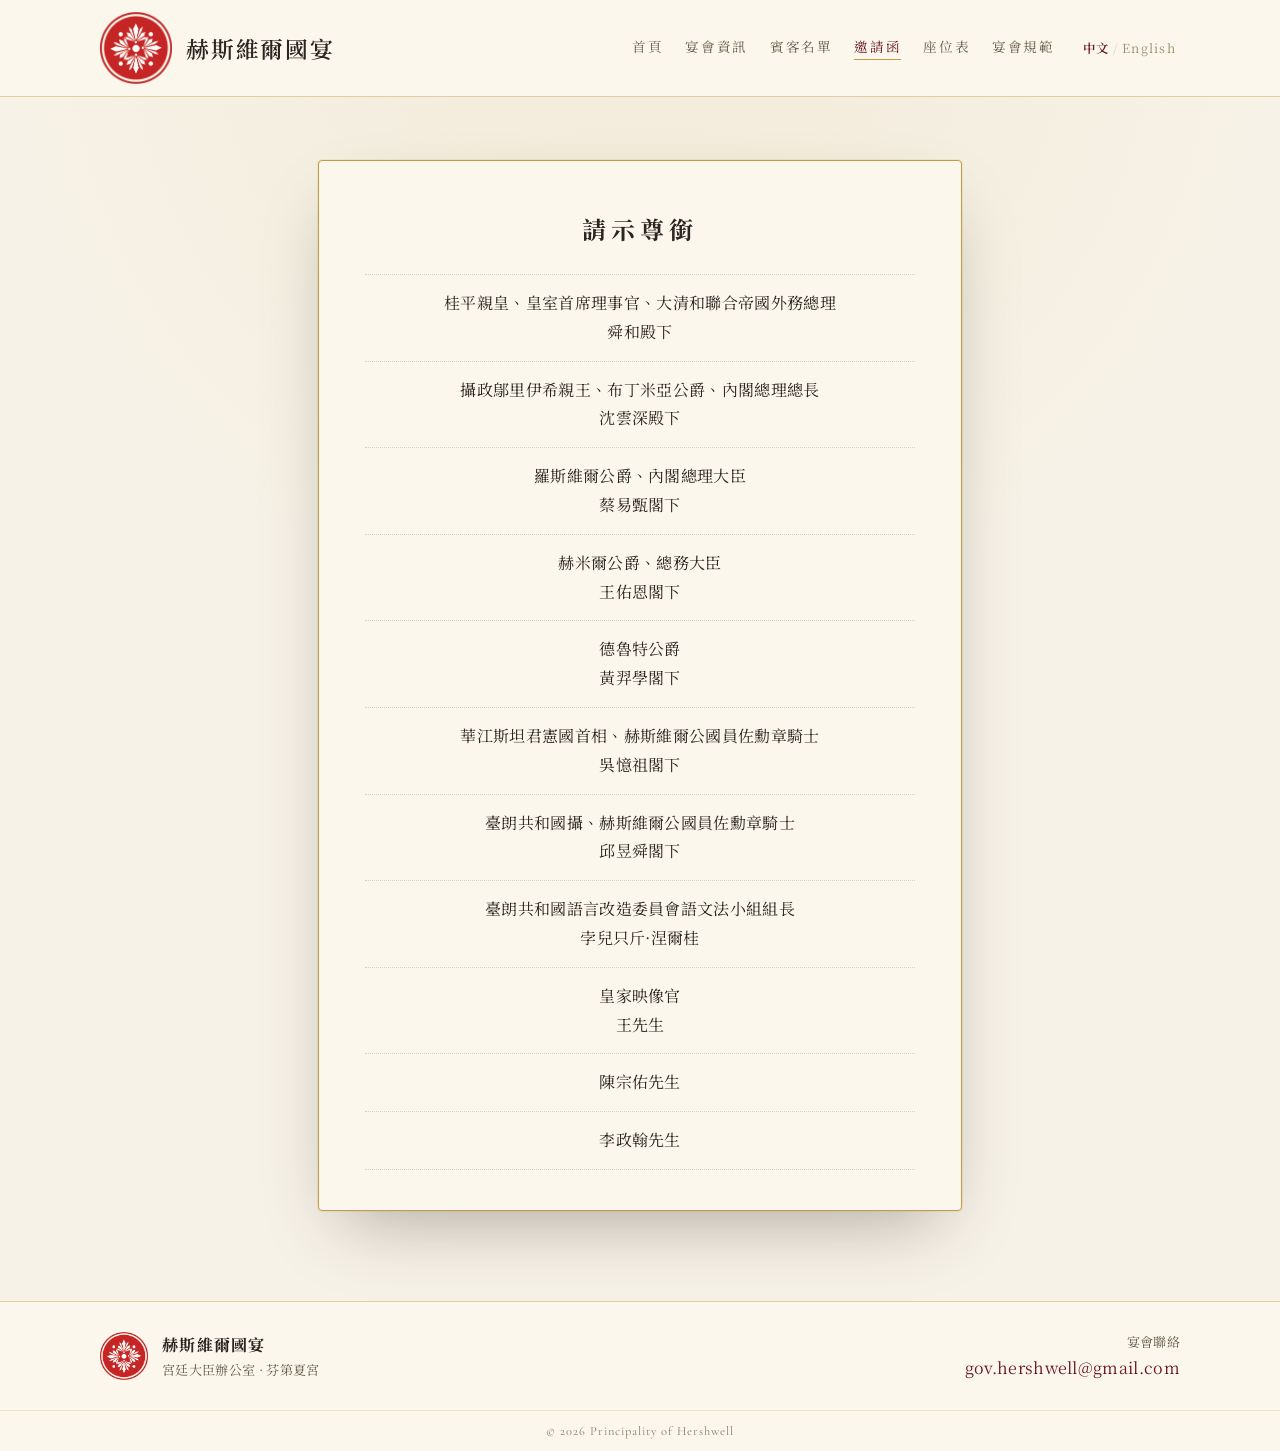
<file: state-banquet.html>
<!DOCTYPE html>
<html lang="zh-Hant">
<head>
<meta charset="UTF-8">
<meta name="viewport" content="width=device-width, initial-scale=1.0">
<title>赫斯維爾國宴 | 邀請函</title>
<meta name="description" content="選擇受邀賓客，開啟赫斯維爾國宴專屬邀請函。">
<meta name="theme-color" content="#6B1722">
<meta property="og:type" content="website">
<meta property="og:title" content="赫斯維爾國宴邀請函">
<meta property="og:description" content="於芬第夏宮舉行之赫斯維爾國宴專屬邀請函。">
<meta property="og:url" content="https://paulaustinwang.github.io/state-banquet/state-banquet.html">
<meta property="og:image" content="https://paulaustinwang.github.io/state-banquet/assets/royal-flag.png">
<link rel="canonical" href="https://paulaustinwang.github.io/state-banquet/state-banquet.html">
<link rel="icon" type="image/png" href="assets/state-banquet-nav.png">
<link rel="apple-touch-icon" href="assets/state-banquet-nav.png">
<link rel="preconnect" href="https://fonts.googleapis.com">
<link rel="preconnect" href="https://fonts.gstatic.com" crossorigin>
<link href="https://fonts.googleapis.com/css2?family=Noto+Serif+TC:wght@300;400;500;600;700&family=Cormorant+Garamond:ital,wght@0,400;0,500;0,600;1,500&display=swap" rel="stylesheet">
<link rel="stylesheet" href="assets/css/style.css">
<script defer src="assets/js/guests.js?v=20260703-2"></script>
<script defer src="assets/js/site.js?v=20260703"></script>
<script defer src="assets/js/invitation.js?v=20260701"></script>
</head>
<body>
<div class="bg-texture"></div>
<header id="site-nav" data-active="invitation"></header>

<main>
  <section class="guest-picker" id="guest-picker">
    <div class="guest-picker-card fade-up">
      <h1 class="guest-picker-title i18n" data-zh="請示尊銜" data-en="May we know whom we have the honour of receiving?">請示尊銜</h1>
      <div id="guest-choices"></div>
    </div>
  </section>

  <section class="invitation-wrap" id="invitation">
    <div class="invitation fade-up">
      <div class="inv-inner">
        <div class="crest-medallion">
          <img src="assets/state-banquet-crest.png" alt="赫斯維爾國宴徽章" class="crest-img">
        </div>

        <h1 class="title-cn i18n" data-zh="宮廷大臣" data-en="The Grand Chamberlain">宮廷大臣</h1>
        <div class="title-rule"></div>

        <p class="lede i18n" data-zh="當燈火升起，芬第夏宮燭光映照，金錦鋪席，玉杯陳列，謹以友誼之名迎接諸邦賓客。願今夜樂聲不絕、風儀長存，成為獻予尊貴來賓的一場盛典。" data-en="As the lanterns rise and the palace candles glow, the hall is set with cloth of gold and goblets of jade, to welcome guests from every realm in friendship. May this evening be one of unbroken music and lasting grace, a fitting tribute to the honoured and the noble.">當燈火升起，芬第夏宮燭光映照，金錦鋪席，玉杯陳列，謹以友誼之名迎接諸邦賓客。願今夜樂聲不絕、風儀長存，成為獻予尊貴來賓的一場盛典。</p>

        <p class="narrative"><span class="i18n" data-zh="奉殿下之命，謹此邀請" data-en="has received His Serene Highness's command to invite">奉殿下之命，謹此邀請</span></p>
        <span class="blank-line" id="guest-name-line"></span>
        <span class="blank-line" id="guest-title-line"></span>

        <p class="narrative">
          <span class="i18n" data-zh="蒞臨" data-en="to a State Banquet to be given at">蒞臨</span>
          <span class="accent i18n" data-zh="芬第夏宮" data-en="Findeshia Palace">芬第夏宮</span>
          <span class="i18n" data-zh="，出席由" data-en="by">，出席由</span><br>
          <strong class="i18n" data-zh="赫斯維爾大公殿下" data-en="His Serene Highness the Prince of Hershwell">赫斯維爾大公殿下</strong><br>
          <span class="i18n" data-zh="為慶祝赫斯維爾公國國慶日所設之國宴" data-en="on the auspicious occasion of the National Day of Principality of Hershwell">為慶祝赫斯維爾公國國慶日所設之國宴</span><br>
          <span class="date-line i18n" data-zh="二〇二六年七月三日，星期五，晚間七時三十分" data-en="on Friday, Third July, 2026 at 7:30 p.m.">二〇二六年七月三日，星期五，晚間七時三十分</span>
        </p>

        <div class="card-footer">
          <div class="footer-group">
            <div class="footer-label i18n" data-zh="敬請回覆" data-en="RSVP">敬請回覆</div>
            <div class="i18n" data-zh="請將回覆送交：" data-en="A reply is requested to:">請將回覆送交：</div>
            <div class="i18n" data-zh="宮廷大臣辦公室" data-en="The Grand Chamberlain">宮廷大臣辦公室</div>
            <div class="i18n" data-zh="芬第夏宮" data-en="Findeshia Palace">芬第夏宮</div>
            <div class="i18n" data-zh="雅倫公爵領" data-en="Duchy of Jallon">雅倫公爵領</div>
          </div>
          <div class="footer-divider"><span>◆</span></div>
          <div class="footer-group">
            <div class="footer-label i18n" data-zh="服裝規範" data-en="Dress Code">服裝規範</div>
            <div class="i18n" data-zh="晚禮服" data-en="Evening Dress">晚禮服</div>
            <div class="i18n" data-zh="（白領結或黑領結）" data-en="(White Tie or Black Tie)">（白領結或黑領結）</div>
            <div class="i18n" data-zh="勳章或民族禮服" data-en="Decorations or National Dress">勳章或民族禮服</div>
          </div>
        </div>

        <p class="arrival-note i18n" data-zh="敬請賓客於晚間六時五十分至七時二十分抵達芬第夏宮。" data-en="Guests are asked to arrive at Findeshia Palace between 6:50 and 7:20 p.m.">敬請賓客於晚間六時五十分至七時二十分抵達芬第夏宮。</p>
        <div class="footer-seal">◆ Pro Rege, Pro Domino ◆</div>
      </div>
    </div>
  </section>
</main>
<footer class="site-footer" id="site-footer"></footer>
</body>
</html>
</file>
<file: assets/css/style.css>
:root{
  --cream:#f7f2e7;
  --paper:#fbf7ec;
  --ink:#2b2420;
  --muted:#6b5f4d;
  --burgundy:#6b1722;
  --burgundy-deep:#4e0f18;
  --purple:#4a2d63;
  --gold:#c39a45;
  --hair:rgba(195,154,69,.45);
}

*{box-sizing:border-box;}
html{scroll-behavior:smooth;}
body{
  margin:0;
  background:var(--cream);
  color:var(--ink);
  font-family:'Noto Serif TC',serif;
  font-weight:400;
  letter-spacing:.02em;
  overflow-x:hidden;
}
button,a{font:inherit;}
img{max-width:100%;}
.bg-texture{
  position:fixed;
  inset:0;
  z-index:-2;
  background:radial-gradient(circle at 50% 0%,rgba(195,154,69,.08),transparent 60%),var(--cream);
}

/* Shared navigation */
.royal-nav{
  position:relative;
  z-index:10;
  background:var(--paper);
  border-bottom:1px solid var(--hair);
  padding:12px 0;
}
.nav-inner{
  width:min(1120px,100%);
  margin:0 auto;
  padding:0 20px;
  display:grid;
  grid-template-columns:auto 1fr auto;
  align-items:center;
  gap:24px;
}
.brand{
  display:flex;
  align-items:center;
  gap:14px;
  color:var(--ink);
  font-family:'Cormorant Garamond','Noto Serif TC',serif;
  font-size:1.42rem;
  font-weight:600;
  letter-spacing:.08em;
  text-decoration:none;
  white-space:nowrap;
}
.brand img{width:72px;height:72px;object-fit:contain;display:block;}
.nav-actions{justify-self:end;}
.nav-links{display:flex;align-items:center;gap:22px;}
.nav-links a{
  color:var(--muted);
  border-bottom:1px solid transparent;
  padding-bottom:3px;
  font-size:.85rem;
  letter-spacing:.12em;
  text-decoration:none;
  white-space:nowrap;
  transition:color .2s,border-color .2s;
}
.nav-links a:hover,.nav-links a.active{color:var(--burgundy);border-color:var(--gold);}
.lang-switch{display:flex;align-items:center;white-space:nowrap;font-size:.78rem;letter-spacing:.08em;}
.lang-btn{border:0;background:none;color:#9c8d70;cursor:pointer;padding:8px 4px;letter-spacing:.1em;}
.lang-btn.active{color:var(--burgundy);font-weight:600;}
.lang-sep{color:var(--hair);}
.menu-toggle{
  display:none;
  width:42px;
  height:42px;
  border:0;
  background:none;
  color:var(--burgundy);
  cursor:pointer;
  font-size:1.55rem;
  line-height:1;
}

/* Homepage */
.hero{
  width:min(1120px,100%);
  margin:48px auto 44px;
  padding:0 20px;
  display:grid;
  grid-template-columns:minmax(0,1.05fr) minmax(320px,.95fr);
  gap:42px;
  align-items:center;
}
.hero-copy{padding:16px 0;}
.eyebrow{
  margin:0 0 14px;
  color:var(--burgundy);
  font-family:'Cormorant Garamond','Noto Serif TC',serif;
  font-style:italic;
  letter-spacing:.22em;
  text-transform:uppercase;
}
.hero h1{
  margin:0;
  color:var(--ink);
  font-size:clamp(2.2rem,4.8vw,4.4rem);
  line-height:1.08;
  letter-spacing:.08em;
}
.hero-text{max-width:560px;margin:24px 0 0;color:#4f4438;font-size:1.02rem;line-height:2.05;}
.hero-actions{display:flex;flex-wrap:wrap;gap:14px;margin-top:30px;}
.royal-link{
  border:1px solid var(--gold);
  background:var(--paper);
  color:var(--burgundy-deep);
  padding:11px 18px;
  font-size:.9rem;
  letter-spacing:.1em;
  text-decoration:none;
}
.royal-link.primary{background:var(--burgundy);border-color:var(--burgundy);color:#fff;}
.flag-frame{border:1.5px solid var(--gold);background:var(--paper);padding:10px;box-shadow:0 30px 70px -25px rgba(43,36,32,.38);}
.flag-frame img{width:100%;height:auto;display:block;object-fit:contain;}
.event-details{
  width:min(1120px,calc(100% - 40px));
  margin:0 auto 58px;
  border-top:1px solid var(--hair);
  border-bottom:1px solid var(--hair);
  display:grid;
  grid-template-columns:repeat(3,1fr);
}
.event-detail{padding:22px 24px;text-align:center;}
.event-detail+.event-detail{border-left:1px solid var(--hair);}
.event-label{display:block;margin-bottom:6px;color:var(--gold);font-size:.75rem;letter-spacing:.18em;text-transform:uppercase;}
.event-value{font-size:.95rem;line-height:1.7;}
.event-value a{color:var(--burgundy);text-decoration:none;}
.section{width:min(1120px,100%);margin:0 auto 70px;padding:0 20px;}
.section-head{display:flex;align-items:end;justify-content:space-between;gap:18px;border-top:1px solid var(--hair);padding-top:28px;margin-bottom:22px;}
.section-title{margin:0;font-size:1.45rem;letter-spacing:.16em;}
.section-note{margin:0;color:var(--muted);font-family:'Cormorant Garamond','Noto Serif TC',serif;font-style:italic;}
.photo-grid{display:grid;grid-template-columns:1.2fr .9fr .9fr;gap:16px;}
.photo-tile{background:var(--paper);border:1px solid rgba(195,154,69,.55);padding:8px;}
.photo-tile.featured-photo{grid-column:span 2;grid-row:span 2;}
.photo-tile.wide{grid-column:span 2;}
.photo-button{display:block;width:100%;height:100%;padding:0;border:0;background:none;cursor:pointer;}
.photo-button img{width:100%;height:100%;min-height:220px;object-fit:cover;display:block;}
.lightbox{position:fixed;inset:0;z-index:30;display:none;align-items:center;justify-content:center;padding:28px;background:rgba(43,36,32,.84);}
.lightbox.show{display:flex;}
.lightbox-panel{position:relative;max-width:min(1100px,94vw);max-height:90vh;background:var(--paper);border:1px solid var(--gold);padding:10px;box-shadow:0 30px 80px rgba(0,0,0,.42);}
.lightbox-panel img{display:block;max-width:100%;max-height:82vh;object-fit:contain;}
.lightbox-close{position:absolute;top:-14px;right:-14px;width:34px;height:34px;border:1px solid var(--gold);border-radius:50%;background:var(--paper);color:var(--burgundy);font-size:1.3rem;line-height:1;cursor:pointer;}

/* Shared framed pages */
.page-wrap,.invitation-wrap,.guestlist-section,.guest-picker{width:min(680px,100%);margin:7vh auto 10vh;padding:0 18px;}
.guidelines-wrap{width:min(860px,100%);margin:7vh auto 10vh;padding:0 18px;}
.paper-card,.invitation,.guestlist-card,.guest-picker-card,.guidelines-card{
  position:relative;
  background:var(--paper);
  border:1.5px solid var(--gold);
  border-radius:4px;
  box-shadow:0 30px 70px -25px rgba(43,36,32,.38),0 0 0 1px rgba(195,154,69,.12);
}
.invitation::before{content:'';position:absolute;inset:9px;border:1px solid rgba(195,154,69,.55);border-radius:2px;pointer-events:none;}
.inv-inner{position:relative;z-index:1;padding:58px 52px 44px;text-align:center;}
.guestlist-card,.guest-picker-card{padding:50px 46px 40px;text-align:center;}
.guidelines-card{padding:54px 54px 46px;}
.guest-picker,.invitation-wrap{display:none;}
.public-invitation-wrap{width:min(760px,100%);margin:7vh auto 10vh;padding:0 18px;}
.public-invitation{
  position:relative;
  overflow:hidden;
  background:var(--paper);
  border:1.5px solid var(--gold);
  border-radius:4px;
  box-shadow:0 30px 70px -25px rgba(43,36,32,.38),0 0 0 1px rgba(195,154,69,.12);
}
.public-invitation::before{content:'';position:absolute;inset:9px;border:1px solid rgba(195,154,69,.55);border-radius:2px;pointer-events:none;}
.public-invitation-inner{position:relative;z-index:1;padding:58px 58px 48px;text-align:center;}
.public-kicker{margin:0 0 8px;color:var(--burgundy);font-family:'Cormorant Garamond',serif;font-size:.92rem;font-style:italic;letter-spacing:.24em;text-transform:uppercase;}
.public-title{margin:0;color:var(--ink);font-size:1.75rem;letter-spacing:.22em;}
.public-copy{max-width:560px;margin:30px auto;color:#4f4438;font-size:1rem;line-height:2.15;}
.public-host{display:block;margin:18px 0;color:var(--burgundy-deep);font-size:1.18rem;font-weight:700;letter-spacing:.06em;}
.public-details{max-width:560px;margin:30px auto 0;border-top:1px solid var(--hair);border-bottom:1px solid var(--hair);}
.public-detail{display:grid;grid-template-columns:120px 1fr;gap:18px;padding:14px 6px;text-align:left;}
.public-detail+.public-detail{border-top:1px dotted rgba(43,36,32,.18);}
.public-detail-label{color:var(--gold);font-size:.78rem;letter-spacing:.14em;}
.public-detail-value{color:#3f352d;line-height:1.8;}
.public-rsvp{margin-top:30px;color:var(--muted);font-size:.92rem;line-height:1.9;}
.public-rsvp a{color:var(--burgundy);}
.public-rsvp .royal-link{display:inline-block;margin-top:18px;text-decoration:none;}
.standalone-language{justify-content:flex-end;margin:0 0 24px;}
.crest-medallion{width:132px;height:132px;margin:0 auto 26px;border:1px solid rgba(195,154,69,.55);border-radius:50%;display:flex;align-items:center;justify-content:center;position:relative;}
.crest-medallion::before{content:'';position:absolute;inset:7px;border:1px solid rgba(195,154,69,.3);border-radius:50%;}
.crest-img{width:92px;display:block;filter:drop-shadow(0 2px 6px rgba(0,0,0,.12));}
.title-cn,.guestlist-title,.guest-picker-title,.page-title{margin:0 0 8px;color:var(--ink);font-size:1.5rem;font-weight:700;letter-spacing:.2em;text-align:center;}
.title-rule{width:46px;height:1px;background:var(--gold);margin:0 auto 30px;}
.lede{max-width:420px;margin:0 auto 34px;color:#5a4d3c;font-family:'Cormorant Garamond','Noto Serif TC',serif;font-size:1rem;font-style:italic;line-height:2.1;}
.narrative{max-width:440px;margin:0 auto 16px;color:var(--ink);font-size:1rem;line-height:2.15;}
.narrative .accent{color:var(--burgundy-deep);font-weight:600;letter-spacing:.03em;}
.narrative strong{display:inline-block;margin:4px 0;color:var(--ink);font-family:'Cormorant Garamond','Noto Serif TC',serif;font-size:1.18rem;font-weight:700;letter-spacing:.05em;}
.date-line{display:block;margin-top:14px;color:var(--purple);font-family:'Cormorant Garamond','Noto Serif TC',serif;font-size:1.2rem;font-style:italic;font-weight:600;letter-spacing:.03em;}
.blank-line{display:block;width:100%;max-width:380px;min-height:1.7em;margin:8px auto 22px;border-bottom:1px solid rgba(195,154,69,.65);}
.blank-line.filled{height:auto;color:var(--burgundy-deep);font-weight:600;letter-spacing:.05em;}
.card-footer{margin-top:38px;color:#4a4034;font-size:.88rem;line-height:1.85;text-align:center;}
.footer-group{max-width:340px;margin:0 auto;}
.footer-label{margin-bottom:8px;color:var(--gold);font-family:'Cormorant Garamond','Noto Serif TC',serif;font-size:.78rem;font-style:italic;letter-spacing:.28em;text-transform:uppercase;}
.footer-divider{position:relative;width:160px;height:1px;margin:22px auto;background:linear-gradient(to right,transparent,var(--gold),transparent);}
.footer-divider span{position:absolute;top:-8px;left:50%;transform:translateX(-50%);background:var(--paper);padding:0 6px;color:var(--gold);font-size:.7rem;}
.arrival-note{margin-top:30px;color:var(--ink);font-size:.88rem;text-align:center;}
.footer-seal{margin-top:40px;color:#9c8d70;font-family:'Cormorant Garamond',serif;font-size:.85rem;font-style:italic;letter-spacing:.18em;}
.guest-picker-title{margin-bottom:28px;}
.guest-choice{display:block;padding:14px 10px;border-top:1px dotted rgba(43,36,32,.18);color:var(--ink);line-height:1.8;text-decoration:none;transition:color .2s,background .2s;}
.guest-choice:last-child{border-bottom:1px dotted rgba(43,36,32,.18);}
.guest-choice:hover{color:var(--burgundy);background:rgba(195,154,69,.08);}
.guestlist-sub{margin:0 0 30px;color:var(--burgundy);font-family:'Cormorant Garamond','Noto Serif TC',serif;font-size:.92rem;font-style:italic;letter-spacing:.06em;}
.guest-table{width:100%;border-collapse:collapse;color:var(--ink);font-size:.92rem;}
.guest-table th{border-bottom:1px solid var(--hair);padding:0 8px 10px;color:var(--gold);font-family:'Cormorant Garamond','Noto Serif TC',serif;font-size:.78rem;font-style:italic;font-weight:600;letter-spacing:.18em;text-align:left;text-transform:uppercase;}
.guest-table th.num{width:34px;text-align:center;}
.guest-table td{border-bottom:1px dotted rgba(43,36,32,.18);padding:13px 8px;text-align:left;}
.guest-table td.num{text-align:center;color:#9c8d70;font-family:'Cormorant Garamond',serif;font-style:italic;}
.guest-entry{width:100%;}
.guest-link{display:block;min-height:1.2em;color:var(--ink);line-height:1.8;text-decoration:none;transition:color .2s;}
.guest-link:hover{color:var(--burgundy);}

/* Guidelines */
.page-subtitle{max-width:560px;margin:18px auto 34px;color:#5a4d3c;font-family:'Cormorant Garamond','Noto Serif TC',serif;font-style:italic;line-height:2;text-align:center;}
.guideline-list{display:grid;gap:22px;}
.guideline-item{border-top:1px solid var(--hair);padding-top:22px;}
.guideline-item h2{margin:0 0 8px;color:var(--burgundy-deep);font-size:1.05rem;letter-spacing:.14em;}
.guideline-item p{margin:0;color:#3f352d;font-size:.98rem;line-height:2.05;}
.closing-note{max-width:560px;margin:34px auto 0;color:var(--muted);font-size:.92rem;line-height:2;text-align:center;}

/* Event information */
.information-wrap{width:min(960px,100%);margin:7vh auto 10vh;padding:0 18px;}
.information-card{background:var(--paper);border:1.5px solid var(--gold);border-radius:4px;box-shadow:0 30px 70px -25px rgba(43,36,32,.38);padding:54px;}
.information-grid{display:grid;grid-template-columns:1fr 1fr;gap:0 34px;margin-top:34px;}
.information-item{border-top:1px solid var(--hair);padding:22px 0;}
.information-item h2{margin:0 0 8px;color:var(--burgundy-deep);font-size:1rem;letter-spacing:.12em;}
.information-item p{margin:0;color:#3f352d;line-height:2;}
.information-item a{color:var(--burgundy);}
.information-item.full{grid-column:1/-1;}

/* Ceremonial seating plan */
.seating-wrap{width:min(1180px,100%);margin:7vh auto 10vh;padding:0 18px;}
.seating-card{
  position:relative;
  overflow:hidden;
  background:var(--paper);
  border:1.5px solid var(--gold);
  border-radius:4px;
  box-shadow:0 30px 70px -25px rgba(43,36,32,.38),0 0 0 1px rgba(195,154,69,.12);
  padding:50px 42px 42px;
}
.seating-card::before{content:'';position:absolute;inset:9px;border:1px solid rgba(195,154,69,.38);pointer-events:none;}
.seating-header{position:relative;z-index:1;text-align:center;}
.seating-crest{width:112px;height:112px;margin-bottom:20px;}
.seating-crest .crest-img{width:76px;}
.seating-kicker{margin:0 0 7px;color:var(--burgundy);font-family:'Cormorant Garamond','Noto Serif TC',serif;font-size:.82rem;font-style:italic;letter-spacing:.24em;text-transform:uppercase;}
.seating-board{position:relative;z-index:1;margin-top:38px;}
.seating-side-label{display:flex;align-items:center;justify-content:space-between;margin:0 2px 10px;color:var(--muted);font-size:.74rem;letter-spacing:.14em;}
.seating-side-label.main{margin-top:10px;margin-bottom:0;}
.seat-row{display:grid;gap:10px;}
.seat-row.opposite{grid-template-columns:repeat(6,minmax(0,1fr));}
.seat-row.main{grid-template-columns:repeat(7,minmax(0,1fr));}
.seat{
  min-height:104px;
  display:flex;
  flex-direction:column;
  align-items:center;
  justify-content:center;
  gap:8px;
  border:1px solid rgba(195,154,69,.48);
  border-top:3px solid var(--purple);
  background:rgba(255,255,255,.35);
  padding:12px 8px;
  text-align:center;
}
.seat.home{border-top-color:var(--gold);}
.seat.host{border-color:var(--burgundy);border-top-color:var(--burgundy);background:var(--burgundy);color:#fff;}
.seat-number{color:#9c8d70;font-family:'Cormorant Garamond',serif;font-size:.72rem;font-style:italic;letter-spacing:.08em;}
.seat.host .seat-number{color:rgba(255,255,255,.72);}
.seat-name{font-size:.86rem;font-weight:600;line-height:1.65;overflow-wrap:anywhere;}
.seat.host .seat-name{font-size:.93rem;}
.banquet-table{
  min-height:132px;
  margin:14px 4%;
  display:flex;
  align-items:center;
  justify-content:center;
  gap:18px;
  border:1px solid var(--gold);
  background:var(--burgundy-deep);
  color:#fff;
  box-shadow:inset 0 0 0 7px rgba(195,154,69,.2),0 18px 34px -24px rgba(43,36,32,.65);
  text-align:center;
}
.table-seal{width:54px;height:54px;object-fit:contain;}
.table-copy span,.table-copy strong{display:block;}
.table-copy span{color:#dcc48e;font-family:'Cormorant Garamond','Noto Serif TC',serif;font-size:.78rem;font-style:italic;letter-spacing:.2em;text-transform:uppercase;}
.table-copy strong{margin-top:7px;font-size:1.08rem;letter-spacing:.18em;}
.seating-note{position:relative;z-index:1;max-width:660px;margin:34px auto 0;color:var(--muted);font-size:.86rem;line-height:1.9;text-align:center;}

/* Shared footer */
.site-footer{background:var(--paper);border-top:1px solid var(--hair);}
.footer-inner{width:min(1120px,100%);margin:0 auto;padding:30px 20px;display:flex;align-items:center;justify-content:space-between;gap:28px;}
.footer-identity{display:flex;align-items:center;gap:14px;}
.footer-identity img{width:48px;height:48px;object-fit:contain;}
.footer-identity strong,.footer-identity span,.footer-contact span{display:block;}
.footer-identity strong{margin-bottom:4px;letter-spacing:.08em;}
.footer-identity span,.footer-contact span{color:var(--muted);font-size:.82rem;}
.footer-contact{text-align:right;}
.footer-contact a{display:inline-block;margin-top:5px;color:var(--burgundy);text-decoration:none;}
.footer-bottom{border-top:1px solid rgba(195,154,69,.22);padding:12px 20px;color:#8a7c68;font-family:'Cormorant Garamond',serif;font-size:.78rem;letter-spacing:.08em;text-align:center;}

.fade-up{opacity:0;transform:translateY(14px);transition:opacity 1s ease,transform 1s ease;}
.fade-up.show{opacity:1;transform:translateY(0);}

@media (max-width:760px){
  .nav-inner{grid-template-columns:auto 1fr auto;gap:10px;padding:0 14px;}
  .brand img{width:54px;height:54px;}
  .brand span{display:none;}
  .menu-toggle{display:block;justify-self:end;}
  .lang-switch{grid-column:3;font-size:.72rem;}
  .nav-actions{display:none;grid-column:1/-1;width:100%;justify-self:stretch;border-top:1px solid var(--hair);padding-top:10px;}
  .nav-actions.open{display:block;}
  .nav-links{display:grid;grid-template-columns:1fr 1fr;gap:0;}
  .nav-links a{padding:12px 8px;border-bottom:1px solid rgba(195,154,69,.22);font-size:.78rem;letter-spacing:.06em;text-align:center;}
  .hero{grid-template-columns:1fr;margin-top:26px;gap:24px;}
  .hero-actions{gap:10px;}
  .royal-link{width:100%;text-align:center;}
  .event-details{grid-template-columns:1fr;}
  .event-detail+.event-detail{border-left:0;border-top:1px solid var(--hair);}
  .photo-grid{grid-template-columns:1fr;}
  .photo-tile.featured-photo,.photo-tile.wide{grid-column:auto;grid-row:auto;}
  .lightbox{padding:12px;}
  .lightbox-panel{max-width:96vw;padding:7px;}
  .lightbox-panel img{max-height:84vh;}
  .section-head{display:block;}
  .section-note{margin-top:8px;}
  .inv-inner{padding:42px 24px 32px;}
  .public-invitation-inner{padding:42px 24px 34px;}
  .public-title{font-size:1.45rem;letter-spacing:.14em;}
  .public-detail{grid-template-columns:1fr;gap:5px;text-align:center;}
  .guestlist-card,.guest-picker-card,.guidelines-card{padding:36px 22px 30px;}
  .information-card{padding:36px 22px 30px;}
  .information-grid{grid-template-columns:1fr;}
  .information-item.full{grid-column:auto;}
  .seating-card{padding:36px 18px 30px;}
  .seating-crest{width:96px;height:96px;}
  .seating-crest .crest-img{width:66px;}
  .seating-board{margin-top:30px;}
  .seat-row.opposite,.seat-row.main{grid-template-columns:repeat(2,minmax(0,1fr));}
  .seat{min-height:82px;padding:10px 7px;}
  .seat-name,.seat.host .seat-name{font-size:.82rem;}
  .banquet-table{min-height:104px;margin:14px 0;gap:12px;}
  .table-seal{width:44px;height:44px;}
  .table-copy strong{font-size:.95rem;}
  .seating-side-label{font-size:.68rem;letter-spacing:.08em;}
  .footer-inner{display:block;text-align:center;}
  .footer-identity{justify-content:center;}
  .footer-contact{margin-top:20px;text-align:center;}
  .title-cn,.guestlist-title,.guest-picker-title,.page-title{font-size:1.38rem;letter-spacing:.12em;}
  .guest-table{font-size:.86rem;}
  .guest-table th,.guest-table td{padding-left:4px;padding-right:4px;}
  .guest-link{word-break:keep-all;overflow-wrap:anywhere;}
}

@media (prefers-reduced-motion:reduce){
  html{scroll-behavior:auto;}
  .fade-up{opacity:1;transform:none;transition:none;}
}
</file>
